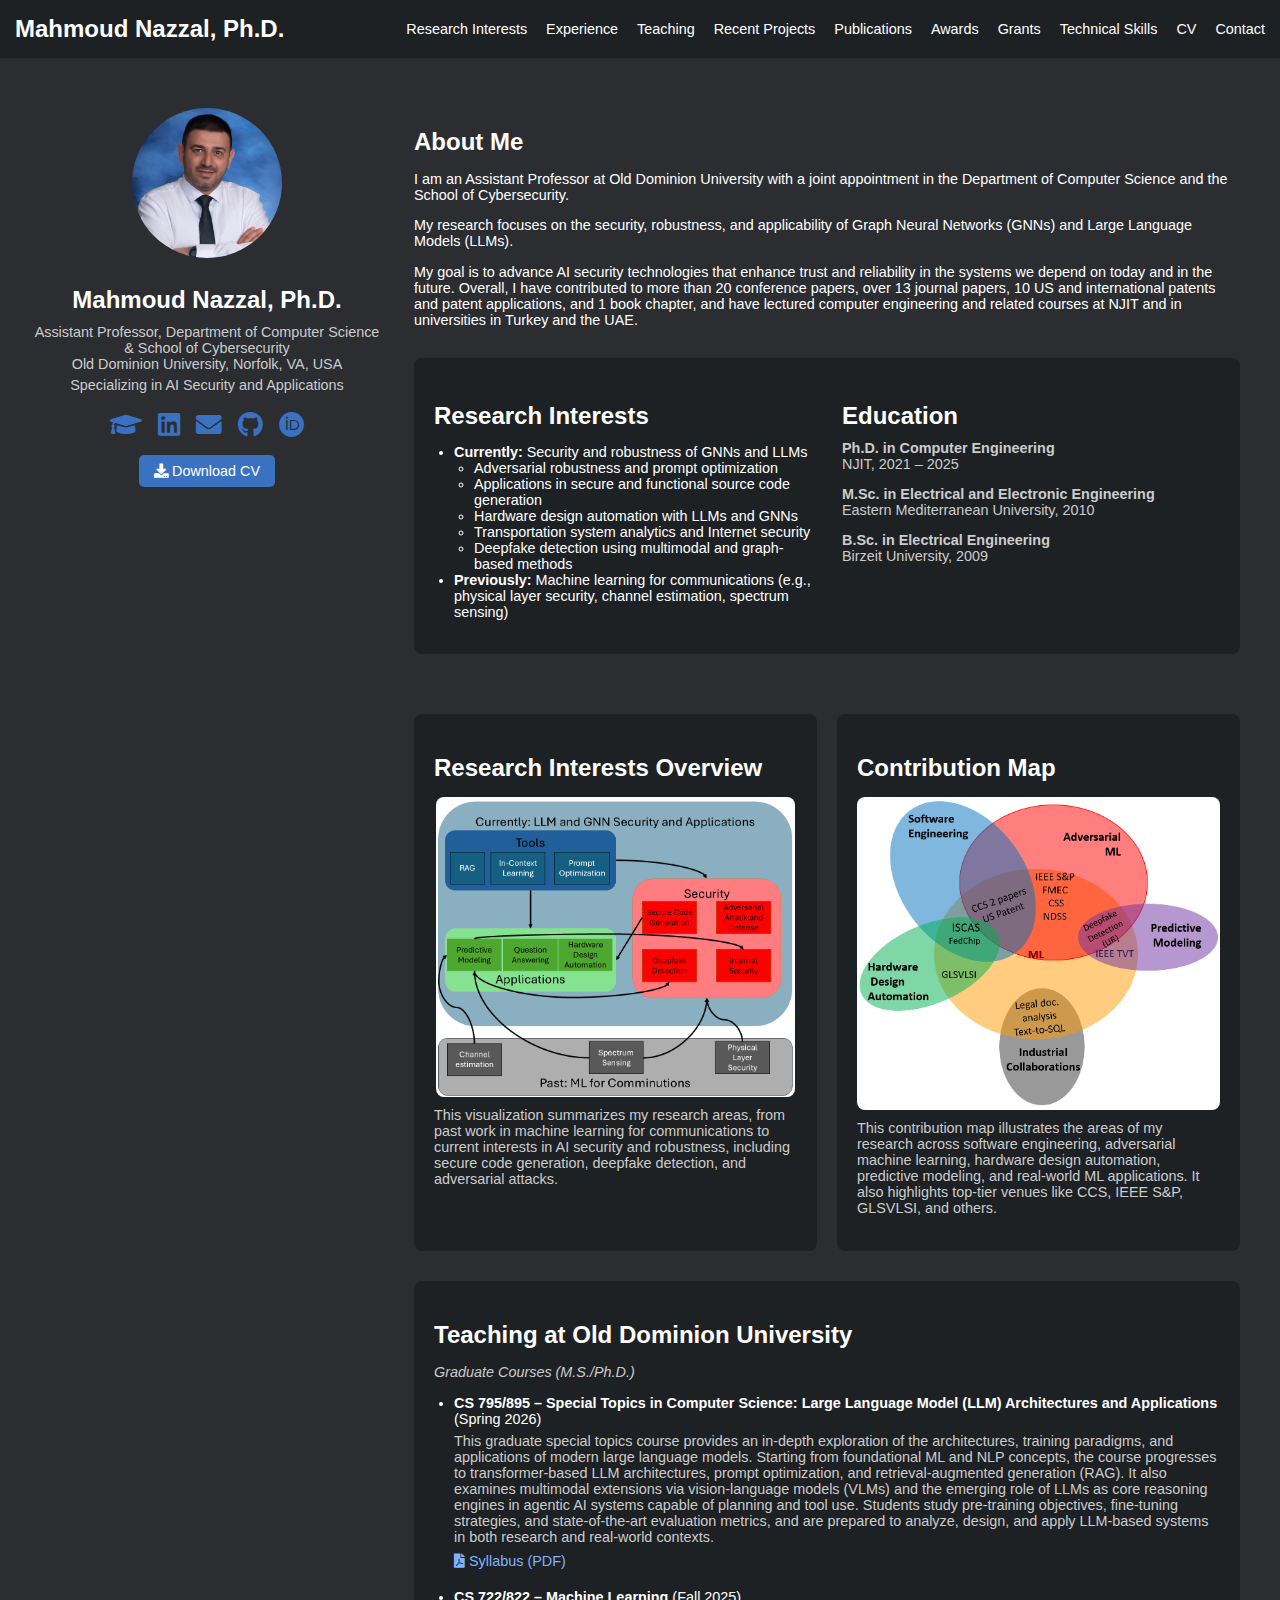
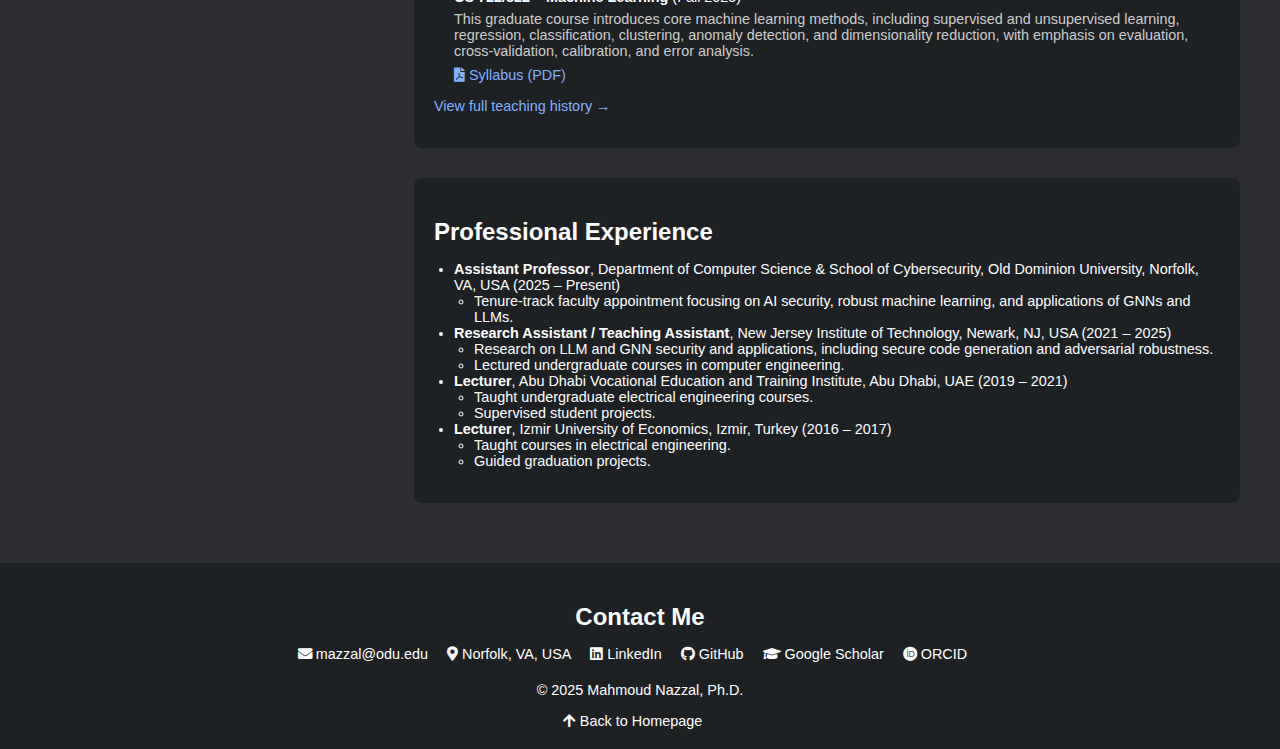
<file: index.html>
<!DOCTYPE html>
<html lang="en">
<head>
    <meta charset="UTF-8">
    <meta name="viewport" content="width=device-width, initial-scale=1.0">
    <meta name="description" content="Mahmoud Nazzal, Ph.D. - CV and Portfolio">
    <title>Mahmoud Nazzal, Ph.D. | AI Security & Applications</title>
    <link rel="stylesheet" href="https://cdnjs.cloudflare.com/ajax/libs/font-awesome/5.15.4/css/all.min.css">
    <style>
        body {
            font-family: Arial, sans-serif;
            background-color: #2b2d31;
            color: #ffffff;
            margin: 0;
            padding: 0;
            font-size: 0.9rem;
        }
        header {
            background: #1e2124;
            padding: 15px;
            display: flex;
            justify-content: space-between;
            align-items: center;
        }
        header h1 {
            margin: 0;
            font-size: 1.5rem;
        }
        nav a {
            color: #ffffff;
            margin-left: 15px;
            text-decoration: none;
            font-size: 0.9rem;
        }

        /* ===== LAYOUT TUNING (ONLY CHANGE) ===== */
        .container {
            max-width: 1200px;   /* was 1100px */
            margin: 30px auto;
            padding: 20px;
            display: flex;
            gap: 30px;
        }
        .profile {
            flex: 0.9;           /* was 1 */
            text-align: center;
            margin-left: -10px;  /* subtle left shift */
        }
        .content {
            flex: 2.1;           /* was 2 */
        }
        /* ===================================== */

        .profile img {
            width: 150px;
            height: 150px;
            border-radius: 50%;
            object-fit: cover;
            margin-bottom: 15px;
        }
        .profile h2 {
            margin: 10px 0;
            font-size: 1.5rem;
        }
        .profile p {
            margin: 5px 0;
            color: #cccccc;
        }
        h2 {
            font-size: 1.5rem;
            margin-bottom: 15px;
        }
        .download-cv {
            display: inline-block;
            margin-top: 15px;
            padding: 8px 15px;
            background: #3a71c1;
            color: #ffffff;
            text-decoration: none;
            border-radius: 5px;
            font-size: 0.9rem;
        }

        /* SOCIAL ICONS FIX */
        .social-icons {
            margin-top: 18px;
            display: flex;
            justify-content: center;
            align-items: center;
            gap: 16px;
        }
        .social-icons a {
            color: #3a71c1;
            font-size: 1.6rem;
            text-decoration: none;
        }

        .two-column {
            display: flex;
            gap: 30px;
            margin-top: 30px;
        }
        .column {
            flex: 1;
        }
        .column h3 {
            font-size: 1.5rem;
            margin-bottom: 10px;
        }
        ul {
            padding-left: 20px;
        }

        .visualization {
            background: #1e2124;
            padding: 20px;
            border-radius: 8px;
            margin-top: 30px;
        }

        .visualization img {
            width: 100%;
            border-radius: 8px;
            object-fit: cover;
        }
        .visualization p {
            margin-top: 10px;
            color: #cccccc;
        }

        /* NEW: SIDE-BY-SIDE SECTIONS */
        .visualization-row {
            display: flex;
            gap: 20px;
            margin-top: 30px;
        }
        .visualization-half {
            flex: 1;
        }

        footer {
            background-color: #1e2124;
            padding: 20px;
            text-align: center;
            color: #ffffff;
            margin-top: 40px;
        }

        /* FIX APPLIED HERE — all links white */
        footer a {
            color: #ffffff;
            text-decoration: none;
            margin-right: 15px;
        }

        .back-link {
            display: block;
            margin-top: 15px;
        }

        @media (max-width: 768px) {
            .container {
                flex-direction: column;
                align-items: center;
            }
            .visualization-row {
                flex-direction: column;
            }
            .two-column {
                flex-direction: column;
            }
            .profile {
                margin-left: 0; /* reset shift on mobile */
            }
        }
    </style>
</head>

<body>
    <header>
        <h1>Mahmoud Nazzal, Ph.D.</h1>
        <nav>
            <a href="#research-interests">Research Interests</a>
            <a href="#experience">Experience</a>
            <a href="teaching.html">Teaching</a>
            <a href="recent_projects.html">Recent Projects</a>
            <a href="publications.html">Publications</a>
            <a href="awards.html">Awards</a>
            <a href="grants.html">Grants</a>
            <a href="technical_skills.html">Technical Skills</a>
            <a href="M_Nazzal_CV_Aug_2025.pdf" target="_blank">CV</a>
            <a href="#contact">Contact</a>
        </nav>
    </header>

    <div class="container" id="home">
        <div class="profile">
            <img src="mahmoud_nazzal_photo.jpg" alt="Mahmoud Nazzal, Ph.D.">
            <h2>Mahmoud Nazzal, Ph.D.</h2>
            <p>Assistant Professor, Department of Computer Science &amp; School of Cybersecurity<br>
               Old Dominion University, Norfolk, VA, USA</p>
            <p>Specializing in AI Security and Applications</p>

            <div class="social-icons">
                <a href="https://scholar.google.com/citations?user=ygjUJnYAAAAJ&hl=en&oi=ao" target="_blank"><i class="fas fa-graduation-cap"></i></a>
                <a href="https://www.linkedin.com/in/mahmoud-nazzal/" target="_blank"><i class="fab fa-linkedin"></i></a>
                <a href="mailto:mazzal@odu.edu"><i class="fas fa-envelope"></i></a>
                <a href="https://github.com/mahmoudkanazzal" target="_blank"><i class="fab fa-github"></i></a>
                <a href="https://orcid.org/0000-0003-3375-0310" target="_blank"><i class="fab fa-orcid"></i></a>
            </div>

            <a href="M_Nazzal_CV_Aug_2025.pdf" class="download-cv" target="_blank">
                <i class="fas fa-download"></i> Download CV
            </a>
        </div>

        <div class="content">
            <section id="about">
                <h2>About Me</h2>
                <p>I am an Assistant Professor at Old Dominion University with a joint appointment in the Department of Computer Science and the School of Cybersecurity.</p>
                <p>My research focuses on the security, robustness, and applicability of Graph Neural Networks (GNNs) and Large Language Models (LLMs).</p>
                <p>My goal is to advance AI security technologies that enhance trust and reliability in the systems we depend on today and in the future. Overall, I have contributed to more than 20 conference papers, over 13 journal papers, 10 US and international patents and patent applications, and 1 book chapter, and have lectured computer engineering and related courses at NJIT and in universities in Turkey and the UAE.</p>
            </section>

            <!-- Research Interests + Education (boxed) -->
            <section class="visualization" id="research-interests">
                <div class="two-column" style="margin-top:0;">
                    <div class="column">
                        <h3>Research Interests</h3>
                        <ul>
                            <li><strong>Currently:</strong> Security and robustness of GNNs and LLMs
                                <ul>
                                    <li>Adversarial robustness and prompt optimization</li>
                                    <li>Applications in secure and functional source code generation</li>
                                    <li>Hardware design automation with LLMs and GNNs</li>
                                    <li>Transportation system analytics and Internet security</li>
                                    <li>Deepfake detection using multimodal and graph-based methods</li>
                                </ul>
                            </li>
                            <li><strong>Previously:</strong> Machine learning for communications (e.g., physical layer security, channel estimation, spectrum sensing)</li>
                        </ul>
                    </div>

                    <div class="column">
                        <h3>Education</h3>
                        <p><strong>Ph.D. in Computer Engineering</strong><br>
                        NJIT, 2021 – 2025</p>
                        <p><strong>M.Sc. in Electrical and Electronic Engineering</strong><br>
                        Eastern Mediterranean University, 2010</p>
                        <p><strong>B.Sc. in Electrical Engineering</strong><br>
                        Birzeit University, 2009</p>
                    </div>
                </div>
            </section>

            <!-- NEW SIDE-BY-SIDE BLOCK -->
            <div class="visualization-row">
                <section id="visualization" class="visualization visualization-half">
                    <h2>Research Interests Overview</h2>
                    <img src="figs/ResearchMap.png" alt="Research Interests Visualization" style="width: 99%; max-width: 800px; display: block; margin: 0 auto;">
                    <p>This visualization summarizes my research areas, from past work in machine learning for communications to current interests in AI security and robustness, including secure code generation, deepfake detection, and adversarial attacks.</p>
                </section>

                <section id="contributions" class="visualization visualization-half">
                    <h2>Contribution Map</h2>
                    <img src="areaWiseContributions.png" alt="Research Area Contributions" style="width: 100%; max-width: 900px; display: block; margin: 0 auto; border-radius: 8px;">
                    <p>This contribution map illustrates the areas of my research across software engineering, adversarial machine learning, hardware design automation, predictive modeling, and real-world ML applications. It also highlights top-tier venues like CCS, IEEE S&amp;P, GLSVLSI, and others.</p>
                </section>
            </div>

            <!-- Teaching (boxed) -->
            <section class="visualization">
                <h2>Teaching at Old Dominion University</h2>

                <p style="font-style: italic; color: #cccccc;">
                    Graduate Courses (M.S./Ph.D.)
                </p>

                <ul style="margin-top:15px;">
                    <li style="margin-bottom:20px;">
                        <strong>
                            CS 795/895 – Special Topics in Computer Science: Large Language Model (LLM) Architectures and Applications
                        </strong>
                        (Spring 2026)
                        <p style="margin:6px 0 8px 0; color:#cccccc;">
                            This graduate special topics course provides an in-depth exploration of the architectures, training paradigms, and applications of modern large language models. Starting from foundational ML and NLP concepts, the course progresses to transformer-based LLM architectures, prompt optimization, and retrieval-augmented generation (RAG). It also examines multimodal extensions via vision-language models (VLMs) and the emerging role of LLMs as core reasoning engines in agentic AI systems capable of planning and tool use. Students study pre-training objectives, fine-tuning strategies, and state-of-the-art evaluation metrics, and are prepared to analyze, design, and apply LLM-based systems in both research and real-world contexts.
                        </p>
                        <a href="CS795_895_LLM_Architectures_Applications_Syllabus_Spring2026.pdf" target="_blank" style="color:#7fb3ff; text-decoration:none;">
                            <i class="fas fa-file-pdf"></i> Syllabus (PDF)
                        </a>
                    </li>

                    <li>
                        <strong>
                            CS 722/822 – Machine Learning
                        </strong>
                        (Fall 2025)
                        <p style="margin:6px 0 8px 0; color:#cccccc;">
                            This graduate course introduces core machine learning methods, including supervised and unsupervised learning,
                            regression, classification, clustering, anomaly detection, and dimensionality reduction, with emphasis on
                            evaluation, cross-validation, calibration, and error analysis.
                        </p>
                        <a href="CS722_822_Machine_Learning_Syllabus_Fall2025.pdf" target="_blank" style="color:#7fb3ff; text-decoration:none;">
                            <i class="fas fa-file-pdf"></i> Syllabus (PDF)
                        </a>
                    </li>
                </ul>

                <p style="margin-top:15px;">
                    <a href="teaching.html" style="color:#7fb3ff; text-decoration:none;">View full teaching history →</a>
                </p>
            </section>

            <!-- Professional Experience (boxed) -->
            <section id="experience" class="visualization">
                <h2>Professional Experience</h2>
                <ul>
                    <li>
                        <strong>Assistant Professor</strong>, Department of Computer Science &amp; School of Cybersecurity, Old Dominion University, Norfolk, VA, USA (2025 – Present)
                        <ul>
                            <li>Tenure-track faculty appointment focusing on AI security, robust machine learning, and applications of GNNs and LLMs.</li>
                        </ul>
                    </li>
                    <li>
                        <strong>Research Assistant / Teaching Assistant</strong>, New Jersey Institute of Technology, Newark, NJ, USA (2021 – 2025)
                        <ul>
                            <li>Research on LLM and GNN security and applications, including secure code generation and adversarial robustness.</li>
                            <li>Lectured undergraduate courses in computer engineering.</li>
                        </ul>
                    </li>
                    <li>
                        <strong>Lecturer</strong>, Abu Dhabi Vocational Education and Training Institute, Abu Dhabi, UAE (2019 – 2021)
                        <ul>
                            <li>Taught undergraduate electrical engineering courses.</li>
                            <li>Supervised student projects.</li>
                        </ul>
                    </li>
                    <li>
                        <strong>Lecturer</strong>, Izmir University of Economics, Izmir, Turkey (2016 – 2017)
                        <ul>
                            <li>Taught courses in electrical engineering.</li>
                            <li>Guided graduation projects.</li>
                        </ul>
                    </li>
                </ul>
            </section>
        </div>
    </div>

    <footer id="contact">
        <h2>Contact Me</h2>
        <div style="margin: 10px 0;">
            <a href="mailto:mazzal@odu.edu"><i class="fas fa-envelope"></i> mazzal@odu.edu</a>
            <span style="margin-right: 15px;"><i class="fas fa-map-marker-alt"></i> Norfolk, VA, USA</span>
            <a href="https://www.linkedin.com/in/mahmoud-nazzal" target="_blank"><i class="fab fa-linkedin"></i> LinkedIn</a>
            <a href="https://github.com/mahmoudkanazzal" target="_blank"><i class="fab fa-github"></i> GitHub</a>
            <a href="https://scholar.google.com/citations?user=ygjUJnYAAAAJ&hl=en&oi=ao" target="_blank"><i class="fas fa-graduation-cap"></i> Google Scholar</a>
            <a href="https://orcid.org/0000-0003-3375-0310" target="_blank"><i class="fab fa-orcid"></i> ORCID</a>
        </div>
        <p style="font-size: 0.9rem; margin-top: 20px;">© 2025 Mahmoud Nazzal, Ph.D.</p>
        <a href="#home" class="back-link"><i class="fas fa-arrow-up"></i> Back to Homepage</a>
    </footer>

</body>
</html>
</file>
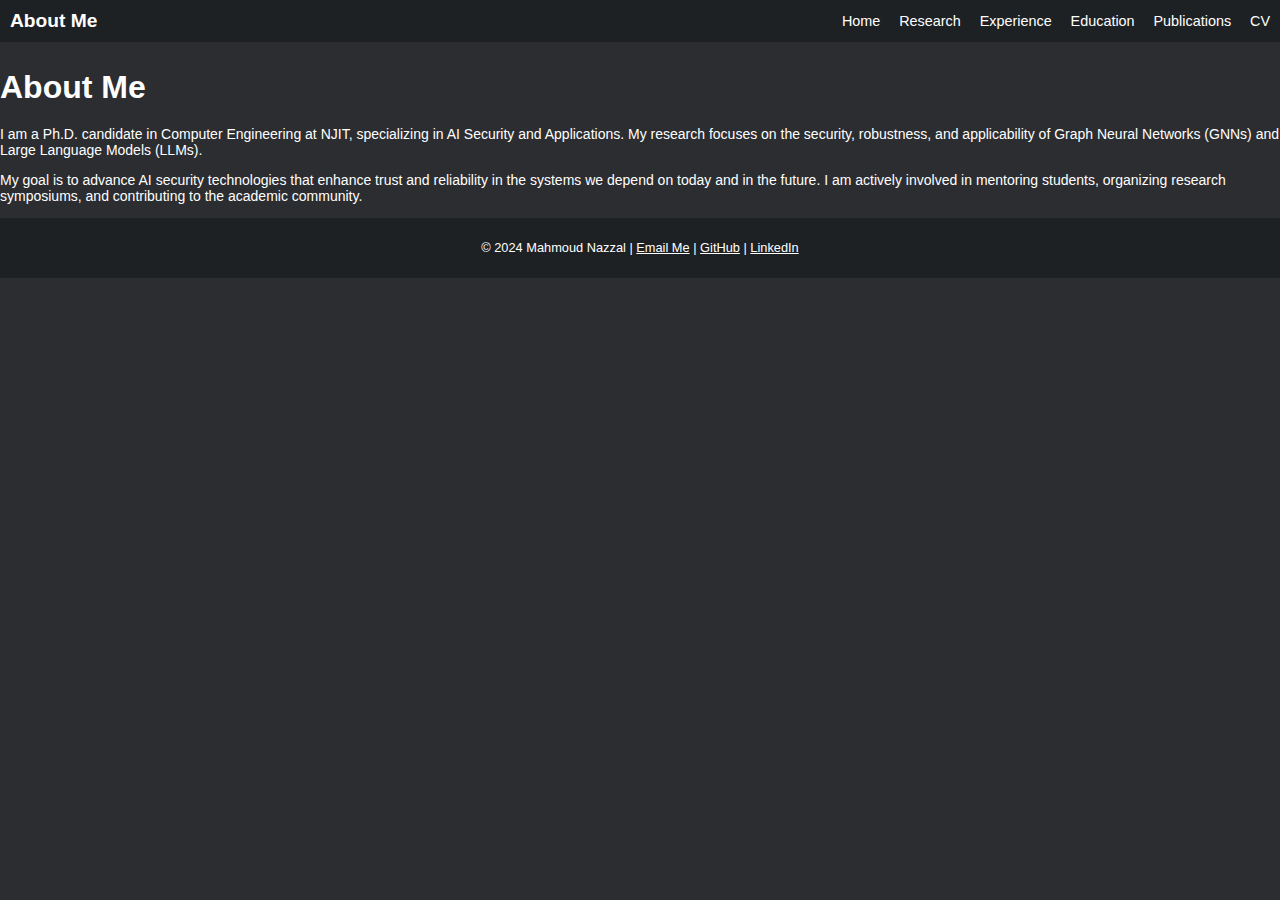
<file: about.html>
<!DOCTYPE html>
<html lang="en">
<head>
    <meta charset="UTF-8">
    <meta name="viewport" content="width=device-width, initial-scale=1.0">
    <title>About Me - Mahmoud Nazzal</title>
    <link rel="stylesheet" href="styles.css">
</head>
<body>
    <header>
        <h1>About Me</h1>
        <nav>
            <a href="index.html">Home</a>
            <a href="research.html">Research</a>
            <a href="experience.html">Experience</a>
            <a href="education.html">Education</a>
            <a href="publications.html">Publications</a>
            <a href="M_Nazzal_CV_Oct_2024_public.pdf" target="_blank">CV</a>
        </nav>
    </header>

    <div class="content">
        <section id="about">
            <h2>About Me</h2>
            <p>I am a Ph.D. candidate in Computer Engineering at NJIT, specializing in AI Security and Applications. My research focuses on the security, robustness, and applicability of Graph Neural Networks (GNNs) and Large Language Models (LLMs).</p>
            <p>My goal is to advance AI security technologies that enhance trust and reliability in the systems we depend on today and in the future. I am actively involved in mentoring students, organizing research symposiums, and contributing to the academic community.</p>
        </section>
    </div>

    <footer>
        <p>© 2024 Mahmoud Nazzal | <a href="mailto:nm69@njit.edu" style="color:white">Email Me</a> | <a href="https://github.com/mahmoudkanazzal" style="color:white">GitHub</a> | <a href="https://www.linkedin.com/in/mahmoud-nazzal" style="color:white">LinkedIn</a></p>
    </footer>
</body>
</html>
</file>
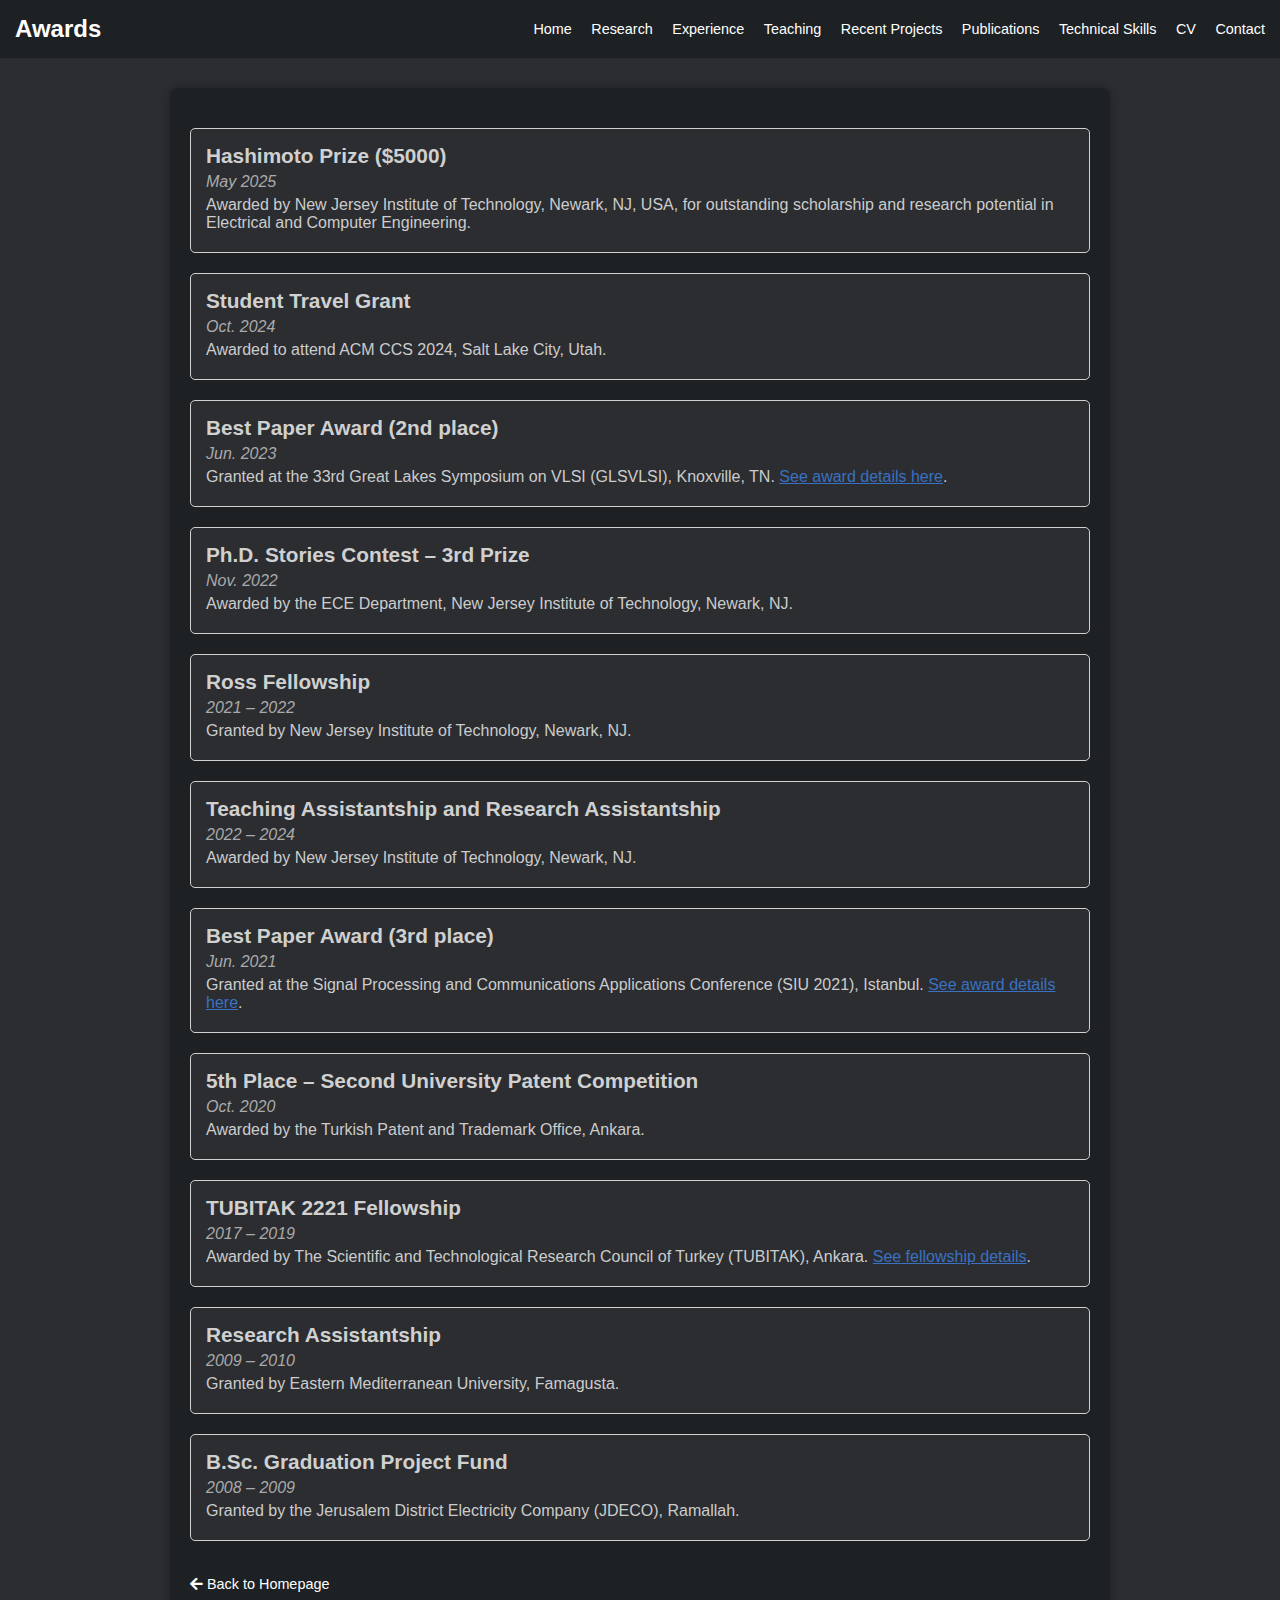
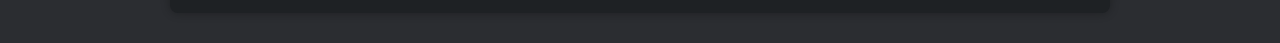
<file: awards.html>
<!DOCTYPE html>
<html lang="en">
<head>
    <meta charset="UTF-8">
    <meta name="viewport" content="width=device-width, initial-scale=1.0">
    <meta name="description" content="Mahmoud Nazzal - Awards and Honors">
    <title>Mahmoud Nazzal | Awards and Honors</title>
    <link rel="stylesheet" href="https://cdnjs.cloudflare.com/ajax/libs/font-awesome/5.15.4/css/all.min.css">
    <style>
        body {
            font-family: Arial, sans-serif;
            background-color: #2b2d31;
            color: #ffffff;
            margin: 0;
            padding: 0;
        }
        header {
            background: #1e2124;
            padding: 15px;
            display: flex;
            justify-content: space-between;
            align-items: center;
        }
        header h1 {
            margin: 0;
            font-size: 1.5rem;
            color: #ffffff;
        }
        nav a {
            color: #ffffff;
            margin-left: 15px;
            text-decoration: none;
            font-size: 0.9rem;
        }
        .container {
            max-width: 900px;
            margin: 30px auto;
            background: #1e2124;
            padding: 20px;
            border-radius: 8px;
            box-shadow: 0px 0px 10px rgba(0, 0, 0, 0.3);
        }
        h1 {
            font-size: 2rem;
            color: #ffffff;
            text-align: center;
            margin-bottom: 20px;
        }
        .awards-list {
            margin: 20px 0;
        }
        .award-item {
            margin-bottom: 20px;
            background: #2b2d31;
            padding: 15px;
            border-radius: 5px;
            border: 1px solid #d0d0d0;
        }
        .award-item h2 {
            font-size: 1.3rem;
            margin: 0;
            color: #d0d0d0;
        }
        .award-item p {
            margin: 5px 0;
            color: #cccccc;
        }
        .award-item .term {
            font-style: italic;
            color: #aaaaaa;
        }
        a.back-link {
            display: inline-block;
            margin-top: 15px;
            color: #ffffff;
            text-decoration: none;
            font-size: 0.9rem;
        }
        a.back-link:hover {
            text-decoration: underline;
        }
    </style>
</head>
<body>
    <header>
        <h1>Awards</h1>
        <nav>
            <a href="index.html">Home</a>
            <a href="research.html">Research</a>
            <a href="experience.html">Experience</a>
            <a href="teaching.html">Teaching</a>
            <a href="recent_projects.html">Recent Projects</a>
            <a href="publications.html">Publications</a>
            <a href="technical_skills.html">Technical Skills</a>
            <a href="M_Nazzal_CV_Oct_2024_public.pdf" target="_blank">CV</a>
            <a href="#contact">Contact</a>
        </nav>
    </header>

    <div class="container">
        <div class="awards-list">

            <div class="award-item">
                <h2>Hashimoto Prize ($5000)</h2>
                <p class="term">May 2025</p>
                <p>Awarded by New Jersey Institute of Technology, Newark, NJ, USA, for outstanding scholarship and research potential in Electrical and Computer Engineering.</p>
            </div>

            <div class="award-item">
                <h2>Student Travel Grant</h2>
                <p class="term">Oct. 2024</p>
                <p>Awarded to attend ACM CCS 2024, Salt Lake City, Utah.</p>
            </div>

            <div class="award-item">
                <h2>Best Paper Award (2nd place)</h2>
                <p class="term">Jun. 2023</p>
                <p>Granted at the 33rd Great Lakes Symposium on VLSI (GLSVLSI), Knoxville, TN. <a href="https://www.acm.org/conferences/best-paper-awards" target="_blank" style="color: #3a71c1;">See award details here</a>.</p>
            </div>

            <div class="award-item">
                <h2>Ph.D. Stories Contest – 3rd Prize</h2>
                <p class="term">Nov. 2022</p>
                <p>Awarded by the ECE Department, New Jersey Institute of Technology, Newark, NJ.</p>
            </div>

            <div class="award-item">
                <h2>Ross Fellowship</h2>
                <p class="term">2021 – 2022</p>
                <p>Granted by New Jersey Institute of Technology, Newark, NJ.</p>
            </div>

            <div class="award-item">
                <h2>Teaching Assistantship and Research Assistantship</h2>
                <p class="term">2022 – 2024</p>
                <p>Awarded by New Jersey Institute of Technology, Newark, NJ.</p>
            </div>

            <div class="award-item">
                <h2>Best Paper Award (3rd place)</h2>
                <p class="term">Jun. 2021</p>
                <p>Granted at the Signal Processing and Communications Applications Conference (SIU 2021), Istanbul. <a href="https://siu2021.bau.edu.tr/tr/SIU-2021-ODULLERI.html" target="_blank" style="color: #3a71c1;">See award details here</a>.</p>
            </div>

            <div class="award-item">
                <h2>5th Place – Second University Patent Competition</h2>
                <p class="term">Oct. 2020</p>
                <p>Awarded by the Turkish Patent and Trademark Office, Ankara.</p>
            </div>

            <div class="award-item">
                <h2>TUBITAK 2221 Fellowship</h2>
                <p class="term">2017 – 2019</p>
                <p>Awarded by The Scientific and Technological Research Council of Turkey (TUBITAK), Ankara. <a href="https://www.tubitak.gov.tr/en/funds/academy/international-researchers-fellowship-programmes/content-2221-fellowships-for-visiting-scientists-and-scientists-on-sabbatical-leave" target="_blank" style="color: #3a71c1;">See fellowship details</a>.</p>
            </div>

            <div class="award-item">
                <h2>Research Assistantship</h2>
                <p class="term">2009 – 2010</p>
                <p>Granted by Eastern Mediterranean University, Famagusta.</p>
            </div>

            <div class="award-item">
                <h2>B.Sc. Graduation Project Fund</h2>
                <p class="term">2008 – 2009</p>
                <p>Granted by the Jerusalem District Electricity Company (JDECO), Ramallah.</p>
            </div>

        </div>
        <a href="index.html" class="back-link"><i class="fas fa-arrow-left"></i> Back to Homepage</a>
    </div>
</body>
</html>
</file>
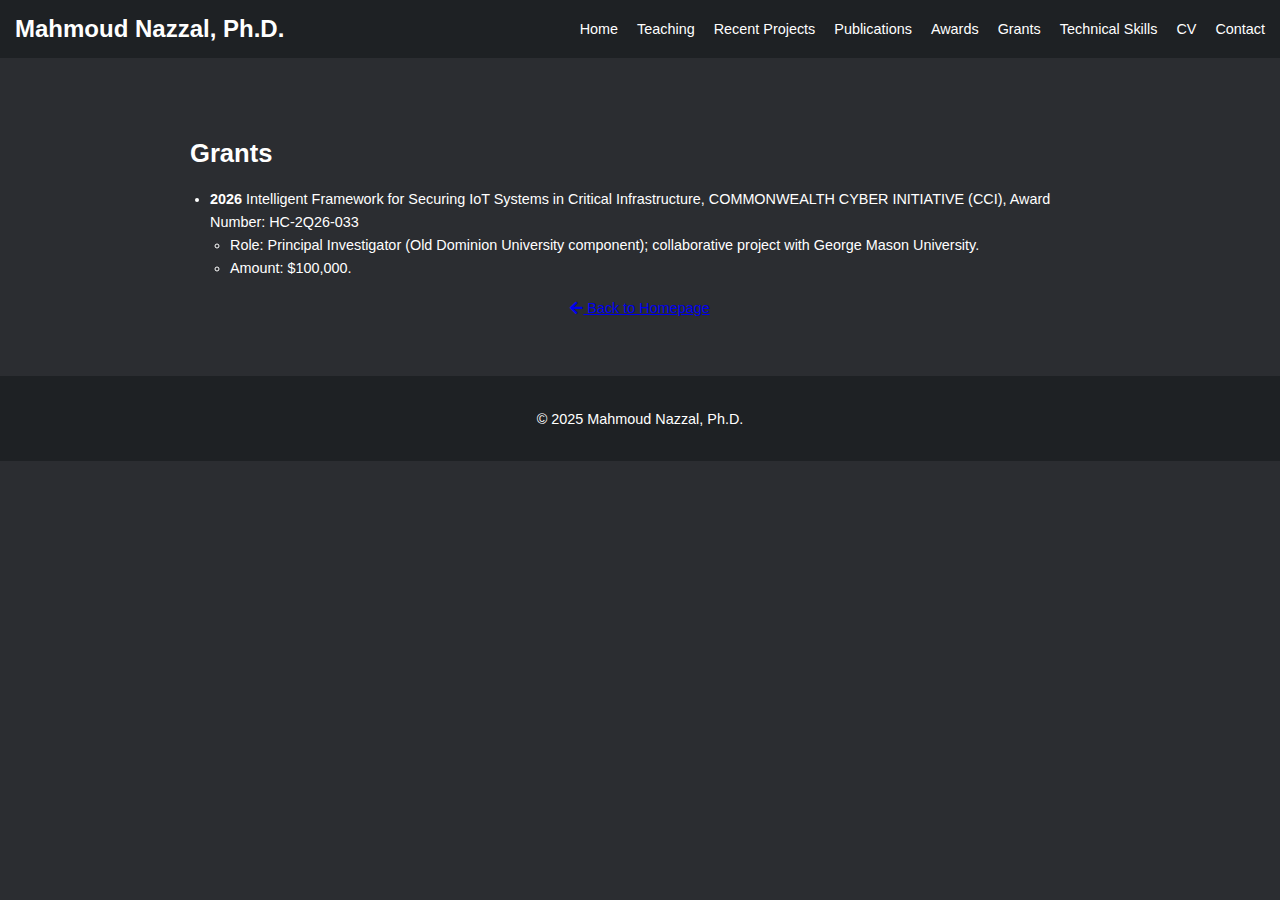
<file: grants.html>
<!DOCTYPE html>
<html lang="en">
<head>
    <meta charset="UTF-8">
    <meta name="viewport" content="width=device-width, initial-scale=1.0">
    <meta name="description" content="Research Grants - Mahmoud Nazzal">
    <title>Grants | Mahmoud Nazzal, Ph.D.</title>
    <link rel="stylesheet" href="https://cdnjs.cloudflare.com/ajax/libs/font-awesome/5.15.4/css/all.min.css">

    <style>
        body {
            font-family: Arial, sans-serif;
            background-color: #2b2d31;
            color: #ffffff;
            margin: 0;
            padding: 0;
            font-size: 0.9rem;
        }
        header {
            background: #1e2124;
            padding: 15px;
            display: flex;
            justify-content: space-between;
            align-items: center;
        }
        header h1 {
            margin: 0;
            font-size: 1.5rem;
        }
        nav a {
            color: #ffffff;
            margin-left: 15px;
            text-decoration: none;
            font-size: 0.9rem;
        }
        .container {
            max-width: 900px;
            margin: 40px auto;
            padding: 20px;
        }
        h2 {
            margin-bottom: 20px;
            font-size: 1.6rem;
            color: #ffffff;
        }
        ul {
            padding-left: 20px;
            line-height: 1.6;
        }
        footer {
            background-color: #1e2124;
            padding: 20px;
            text-align: center;
            margin-top: 40px;
            color: #ffffff;
        }
        footer a {
            color: #3a71c1;
            text-decoration: none;
            margin-right: 15px;
        }
        .back-link {
            display: block;
            margin-top: 20px;
            text-align: center;
        }
    </style>
</head>

<body>

<header>
    <h1>Mahmoud Nazzal, Ph.D.</h1>
    <nav>
        <a href="index.html">Home</a>
        <a href="teaching.html">Teaching</a>
        <a href="recent_projects.html">Recent Projects</a>
        <a href="publications.html">Publications</a>
        <a href="awards.html">Awards</a>
        <a href="grants.html">Grants</a>
        <a href="technical_skills.html">Technical Skills</a>
        <a href="M_Nazzal_CV_Aug_2025.pdf" target="_blank">CV</a>
        <a href="index.html#contact">Contact</a>
    </nav>
</header>

<div class="container">
    <h2>Grants</h2>

    <ul>
        <li>
            <strong>2026</strong> Intelligent Framework for Securing IoT Systems in Critical Infrastructure, COMMONWEALTH CYBER INITIATIVE (CCI), Award Number: HC-2Q26-033
            <ul>
                <li>Role: Principal Investigator (Old Dominion University component); collaborative project with George Mason University.</li>
                <li>Amount: $100,000.</li>
            </ul>
        </li>
    </ul>

    <a href="index.html" class="back-link"><i class="fas fa-arrow-left"></i> Back to Homepage</a>
</div>

<footer>
    <p>© 2025 Mahmoud Nazzal, Ph.D.</p>
</footer>

</body>
</html>
</file>
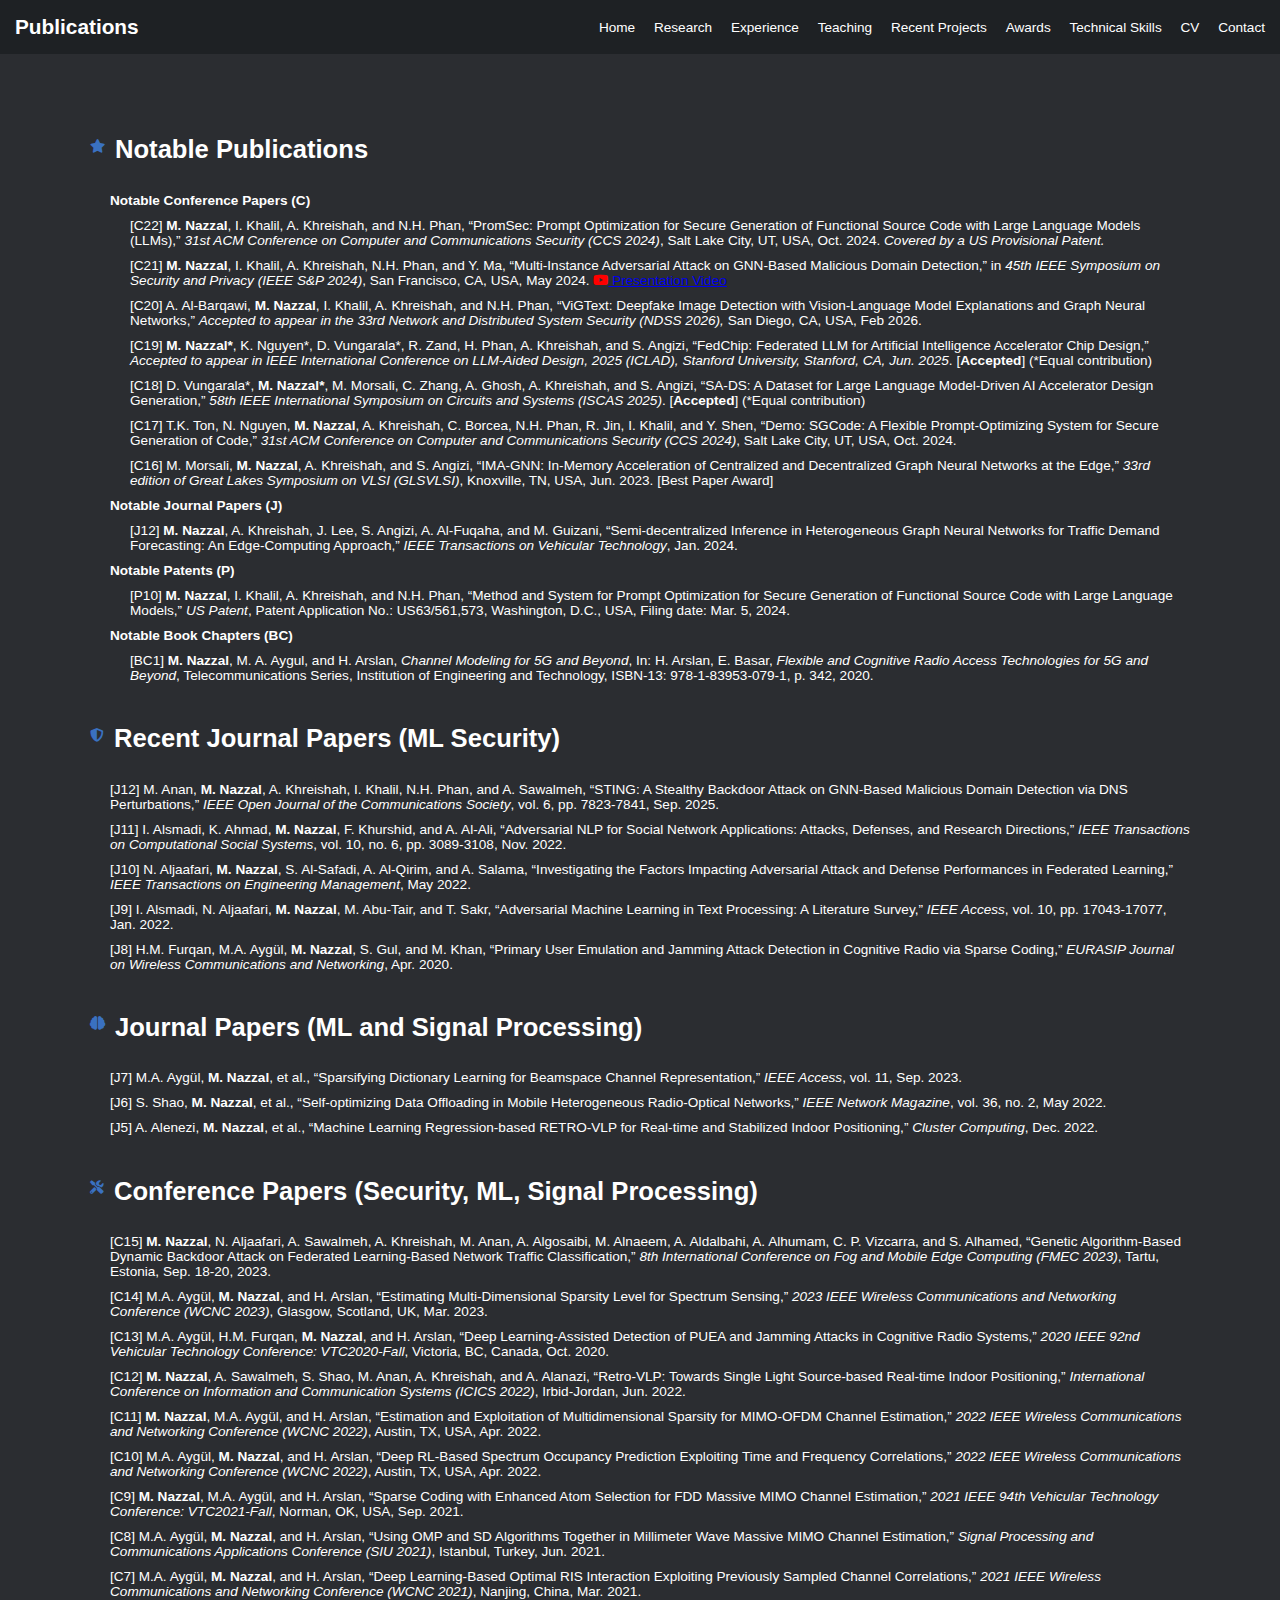
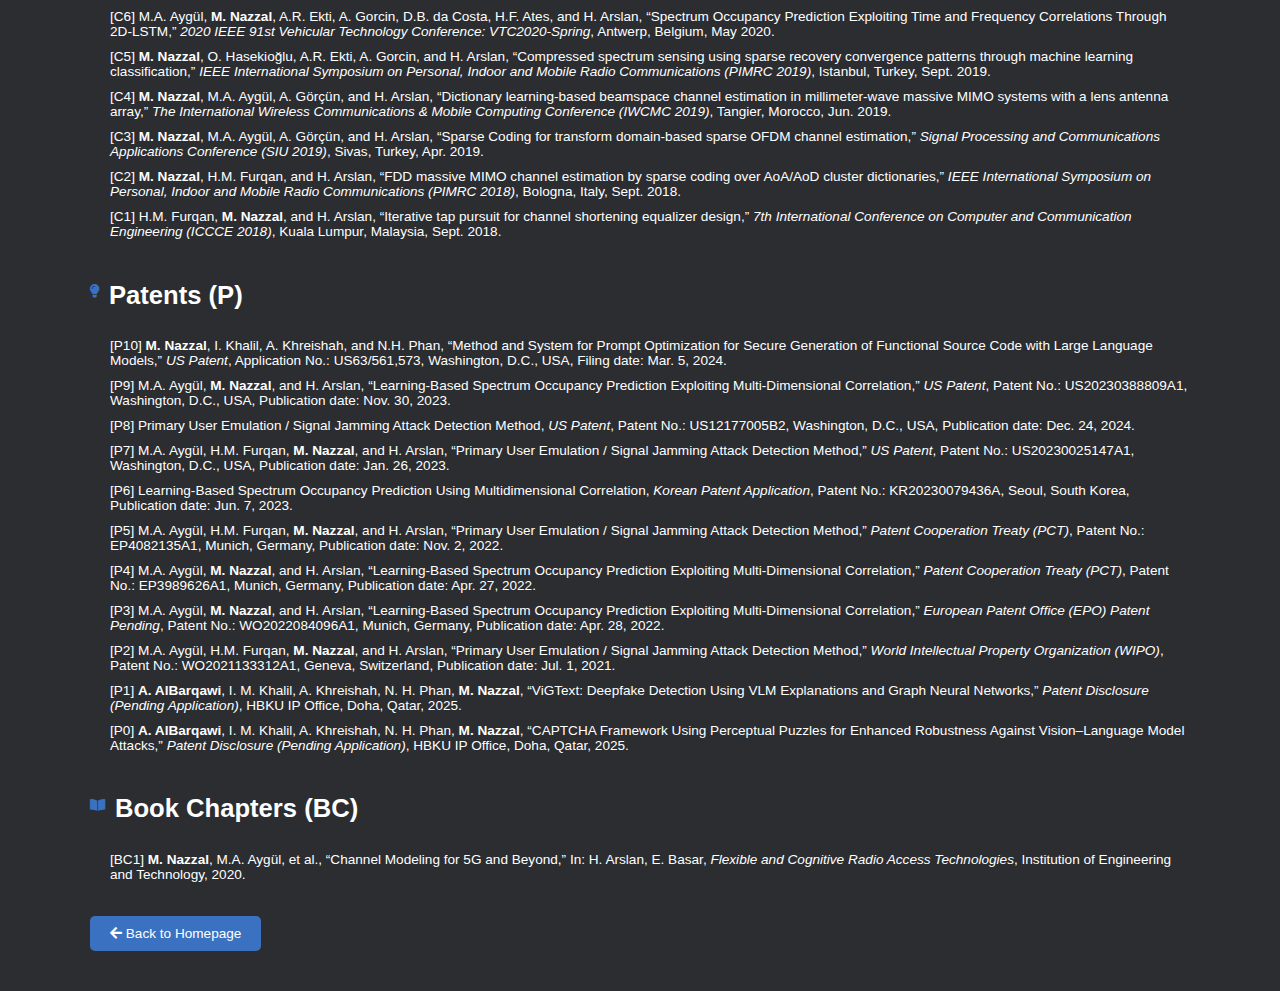
<file: publications.html>
<!DOCTYPE html>
<html lang="en">
<head>
    <meta charset="UTF-8">
    <meta name="viewport" content="width=device-width, initial-scale=1.0">
    <meta name="description" content="Mahmoud Nazzal - Publications and Patents">
    <title>Mahmoud Nazzal | Publications & Patents</title>
    <link rel="stylesheet" href="https://cdnjs.cloudflare.com/ajax/libs/font-awesome/5.15.4/css/all.min.css">
    <style>
        body {
            font-family: Arial, sans-serif;
            background-color: #2b2d31;
            color: #ffffff;
            margin: 0;
            padding: 0;
            font-size: 0.85rem;
        }
        header {
            background: #1e2124;
            padding: 15px;
            display: flex;
            justify-content: space-between;
            align-items: center;
        }
        header h1 {
            margin: 0;
            font-size: 1.3rem;
            color: #ffffff;
        }
        nav a {
            color: #ffffff;
            margin-left: 15px;
            text-decoration: none;
            font-size: 0.85rem;
        }
        .container {
            max-width: 1100px;
            margin: 20px auto;
            padding: 20px;
            background: #2b2d31;
        }
        h2 {
            font-size: 1.6rem;
            margin-bottom: 15px;
        }
        .section-title {
            display: flex;
            align-items: center;
            margin-top: 20px;
        }
        .section-title i {
            margin-right: 10px;
            color: #3a71c1;
        }
        ul {
            padding-left: 20px;
            list-style: none;
        }
        li {
            margin-bottom: 10px;
        }
        .back-link {
            display: inline-block;
            margin-top: 20px;
            padding: 10px 20px;
            background: #3a71c1;
            color: #ffffff;
            text-decoration: none;
            border-radius: 5px;
        }
    </style>
</head>
<body>
    <header>
        <h1>Publications</h1>
        <nav>
            <a href="index.html">Home</a>
<!--             <a href="about.html">About</a> -->
            <a href="research.html">Research</a>
            <a href="experience.html">Experience</a>
<!--             <a href="education.html">Education</a> -->
            <a href="teaching.html">Teaching</a>
            <a href="recent_projects.html">Recent Projects</a>
            <a href="awards.html">Awards</a>
            <a href="technical_skills.html">Technical Skills</a>
            <a href="M_Nazzal_CV_Oct_2024_public.pdf" target="_blank">CV</a>
            <a href="#contact">Contact</a>
        </nav>
    </header>

    <div class="container">
        <div class="section-title">
            <i class="fas fa-star"></i>
            <h2>Notable Publications</h2>
        </div>
        <ul>
            <li><strong>Notable Conference Papers (C)</strong></li>
            <ul>
                <li>[C22] <strong>M. Nazzal</strong>, I. Khalil, A. Khreishah, and N.H. Phan, “PromSec: Prompt Optimization for Secure Generation of Functional Source Code with Large Language Models (LLMs),” <em>31st ACM Conference on Computer and Communications Security (CCS 2024)</em>, Salt Lake City, UT, USA, Oct. 2024. <em>Covered by a US Provisional Patent.</em></li>
                <li>
                    [C21] <strong>M. Nazzal</strong>, I. Khalil, A. Khreishah, N.H. Phan, and Y. Ma, “Multi-Instance Adversarial Attack on GNN-Based Malicious Domain Detection,” in <em>45th IEEE Symposium on Security and Privacy (IEEE S&P 2024)</em>, San Francisco, CA, USA, May 2024. 
                    <a href="https://www.youtube.com/watch?v=ynXtvb8DCAI" target="_blank">
                        <i class="fab fa-youtube" style="color: red;"></i> Presentation Video
                    </a>
                </li> 
                <li>[C20] A. Al-Barqawi, <strong>M. Nazzal</strong>, I. Khalil, A. Khreishah, and N.H. Phan, “ViGText: Deepfake Image Detection with Vision-Language Model Explanations and Graph Neural Networks,” <em> Accepted to appear in the 33rd Network and Distributed System Security (NDSS 2026), </em> San Diego, CA, USA, Feb 2026. </li>
                <li>
                <li>[C19] <strong>M. Nazzal*</strong>, K. Nguyen*, D. Vungarala*, R. Zand, H. Phan, A. Khreishah, and S. Angizi, “FedChip: Federated LLM for Artificial
Intelligence Accelerator Chip Design,” <em>Accepted to appear in IEEE International Conference on LLM-Aided Design, 2025 (ICLAD), Stanford University, Stanford, CA, Jun. 2025</em>. [<strong>Accepted</strong>] (*Equal contribution)</li>
                <li>[C18] D. Vungarala*, <strong>M. Nazzal*</strong>, M. Morsali, C. Zhang, A. Ghosh, A. Khreishah, and S. Angizi, “SA-DS: A Dataset for Large Language Model-Driven AI Accelerator Design Generation,” <em>58th IEEE International Symposium on Circuits and Systems (ISCAS 2025)</em>. [<strong>Accepted</strong>] (*Equal contribution)</li>
                <li>[C17] T.K. Ton, N. Nguyen, <strong>M. Nazzal</strong>, A. Khreishah, C. Borcea, N.H. Phan, R. Jin, I. Khalil, and Y. Shen, “Demo: SGCode: A Flexible Prompt-Optimizing System for Secure Generation of Code,” <em>31st ACM Conference on Computer and Communications Security (CCS 2024)</em>, Salt Lake City, UT, USA, Oct. 2024.</li>
                <li>[C16] M. Morsali, <strong>M. Nazzal</strong>, A. Khreishah, and S. Angizi, “IMA-GNN: In-Memory Acceleration of Centralized and Decentralized Graph Neural Networks at the Edge,” <em>33rd edition of Great Lakes Symposium on VLSI (GLSVLSI)</em>, Knoxville, TN, USA, Jun. 2023. [Best Paper Award]</li>
            </ul>

            <li><strong>Notable Journal Papers (J)</strong></li>
            <ul>
                <li>[J12] <strong>M. Nazzal</strong>, A. Khreishah, J. Lee, S. Angizi, A. Al-Fuqaha, and M. Guizani, “Semi-decentralized Inference in Heterogeneous Graph Neural Networks for Traffic Demand Forecasting: An Edge-Computing Approach,” <em>IEEE Transactions on Vehicular Technology</em>, Jan. 2024.</li>
            </ul>

            <li><strong>Notable Patents (P)</strong></li>
            <ul>
                <li>[P10] <strong>M. Nazzal</strong>, I. Khalil, A. Khreishah, and N.H. Phan, “Method and System for Prompt Optimization for Secure Generation of Functional Source Code with Large Language Models,” <em>US Patent</em>, Patent Application No.: US63/561,573, Washington, D.C., USA, Filing date: Mar. 5, 2024.</li>
            </ul>

            <li><strong>Notable Book Chapters (BC)</strong></li>
            <ul>
                <li>[BC1] <strong>M. Nazzal</strong>, M. A. Aygul, and H. Arslan, <em>Channel Modeling for 5G and Beyond</em>, In: H. Arslan, E. Basar, <em>Flexible and Cognitive Radio Access Technologies for 5G and Beyond</em>, Telecommunications Series, Institution of Engineering and Technology, ISBN-13: 978-1-83953-079-1, p. 342, 2020.</li>
            </ul>
        </ul>

<!--         <div class="section-title">
            <i class="fas fa-newspaper"></i>
            <h2>Journal Papers (J)</h2>
        </div>
        <ul>
            <li>[J12] <strong>M. Nazzal</strong>, A. Khreishah, J. Lee, S. Angizi, A. Al-Fuqaha, and M. Guizani, “Semi-decentralized Inference in Heterogeneous Graph Neural Networks for Traffic Demand Forecasting: An Edge-Computing Approach,” <em>IEEE Transactions on Vehicular Technology</em>, Jan. 2024.</li>
        </ul> -->

        <div class="section-title">
            <i class="fas fa-shield-alt"></i>
            <h2>Recent Journal Papers (ML Security)</h2>
        </div>
        <ul>
            <li>[J12] M. Anan, <strong>M. Nazzal</strong>, A. Khreishah, I. Khalil, N.H. Phan, and A. Sawalmeh, “STING: A Stealthy Backdoor Attack on GNN-Based Malicious Domain Detection via DNS Perturbations,” <em>IEEE Open Journal of the Communications Society</em>, vol. 6, pp. 7823-7841, Sep. 2025.</li>
            <li>[J11] I. Alsmadi, K. Ahmad, <strong>M. Nazzal</strong>, F. Khurshid, and A. Al-Ali, “Adversarial NLP for Social Network Applications: Attacks, Defenses, and Research Directions,” <em>IEEE Transactions on Computational Social Systems</em>, vol. 10, no. 6, pp. 3089-3108, Nov. 2022.</li>
            <li>[J10] N. Aljaafari, <strong>M. Nazzal</strong>, S. Al-Safadi, A. Al-Qirim, and A. Salama, “Investigating the Factors Impacting Adversarial Attack and Defense Performances in Federated Learning,” <em>IEEE Transactions on Engineering Management</em>, May 2022.</li>
            <li>[J9] I. Alsmadi, N. Aljaafari, <strong>M. Nazzal</strong>, M. Abu-Tair, and T. Sakr, “Adversarial Machine Learning in Text Processing: A Literature Survey,” <em>IEEE Access</em>, vol. 10, pp. 17043-17077, Jan. 2022.</li>
            <li>[J8] H.M. Furqan, M.A. Aygül, <strong>M. Nazzal</strong>, S. Gul, and M. Khan, “Primary User Emulation and Jamming Attack Detection in Cognitive Radio via Sparse Coding,” <em>EURASIP Journal on Wireless Communications and Networking</em>, Apr. 2020.</li>
        </ul>

        <div class="section-title">
            <i class="fas fa-brain"></i>
            <h2>Journal Papers (ML and Signal Processing)</h2>
        </div>
        <ul>
            <li>[J7] M.A. Aygül, <strong>M. Nazzal</strong>, et al., “Sparsifying Dictionary Learning for Beamspace Channel Representation,” <em>IEEE Access</em>, vol. 11, Sep. 2023.</li>
            <li>[J6] S. Shao, <strong>M. Nazzal</strong>, et al., “Self-optimizing Data Offloading in Mobile Heterogeneous Radio-Optical Networks,” <em>IEEE Network Magazine</em>, vol. 36, no. 2, May 2022.</li>
            <li>[J5] A. Alenezi, <strong>M. Nazzal</strong>, et al., “Machine Learning Regression-based RETRO-VLP for Real-time and Stabilized Indoor Positioning,” <em>Cluster Computing</em>, Dec. 2022.</li>
        </ul>

        <div class="section-title">
            <i class="fas fa-tools"></i>
            <h2>Conference Papers (Security, ML, Signal Processing)</h2>
        </div>
<ul>
    <li>[C15] <strong>M. Nazzal</strong>, N. Aljaafari, A. Sawalmeh, A. Khreishah, M. Anan, A. Algosaibi, M. Alnaeem, A. Aldalbahi, A. Alhumam, C. P. Vizcarra, and S. Alhamed, “Genetic Algorithm-Based Dynamic Backdoor Attack on Federated Learning-Based Network Traffic Classification,” <em>8th International Conference on Fog and Mobile Edge Computing (FMEC 2023)</em>, Tartu, Estonia, Sep. 18-20, 2023.</li>
    <li>[C14] M.A. Aygül, <strong>M. Nazzal</strong>, and H. Arslan, “Estimating Multi-Dimensional Sparsity Level for Spectrum Sensing,” <em>2023 IEEE Wireless Communications and Networking Conference (WCNC 2023)</em>, Glasgow, Scotland, UK, Mar. 2023.</li>
    <li>[C13] M.A. Aygül, H.M. Furqan, <strong>M. Nazzal</strong>, and H. Arslan, “Deep Learning-Assisted Detection of PUEA and Jamming Attacks in Cognitive Radio Systems,” <em>2020 IEEE 92nd Vehicular Technology Conference: VTC2020-Fall</em>, Victoria, BC, Canada, Oct. 2020.</li>
    <li>[C12] <strong>M. Nazzal</strong>, A. Sawalmeh, S. Shao, M. Anan, A. Khreishah, and A. Alanazi, “Retro-VLP: Towards Single Light Source-based Real-time Indoor Positioning,” <em>International Conference on Information and Communication Systems (ICICS 2022)</em>, Irbid-Jordan, Jun. 2022.</li>
    <li>[C11] <strong>M. Nazzal</strong>, M.A. Aygül, and H. Arslan, “Estimation and Exploitation of Multidimensional Sparsity for MIMO-OFDM Channel Estimation,” <em>2022 IEEE Wireless Communications and Networking Conference (WCNC 2022)</em>, Austin, TX, USA, Apr. 2022.</li>
    <li>[C10] M.A. Aygül, <strong>M. Nazzal</strong>, and H. Arslan, “Deep RL-Based Spectrum Occupancy Prediction Exploiting Time and Frequency Correlations,” <em>2022 IEEE Wireless Communications and Networking Conference (WCNC 2022)</em>, Austin, TX, USA, Apr. 2022.</li>
    <li>[C9] <strong>M. Nazzal</strong>, M.A. Aygül, and H. Arslan, “Sparse Coding with Enhanced Atom Selection for FDD Massive MIMO Channel Estimation,” <em>2021 IEEE 94th Vehicular Technology Conference: VTC2021-Fall</em>, Norman, OK, USA, Sep. 2021.</li>
    <li>[C8] M.A. Aygül, <strong>M. Nazzal</strong>, and H. Arslan, “Using OMP and SD Algorithms Together in Millimeter Wave Massive MIMO Channel Estimation,” <em>Signal Processing and Communications Applications Conference (SIU 2021)</em>, Istanbul, Turkey, Jun. 2021.</li>
    <li>[C7] M.A. Aygül, <strong>M. Nazzal</strong>, and H. Arslan, “Deep Learning-Based Optimal RIS Interaction Exploiting Previously Sampled Channel Correlations,” <em>2021 IEEE Wireless Communications and Networking Conference (WCNC 2021)</em>, Nanjing, China, Mar. 2021.</li>
    <li>[C6] M.A. Aygül, <strong>M. Nazzal</strong>, A.R. Ekti, A. Gorcin, D.B. da Costa, H.F. Ates, and H. Arslan, “Spectrum Occupancy Prediction Exploiting Time and Frequency Correlations Through 2D-LSTM,” <em>2020 IEEE 91st Vehicular Technology Conference: VTC2020-Spring</em>, Antwerp, Belgium, May 2020.</li>
    <li>[C5] <strong>M. Nazzal</strong>, O. Hasekioğlu, A.R. Ekti, A. Gorcin, and H. Arslan, “Compressed spectrum sensing using sparse recovery convergence patterns through machine learning classification,” <em>IEEE International Symposium on Personal, Indoor and Mobile Radio Communications (PIMRC 2019)</em>, Istanbul, Turkey, Sept. 2019.</li>
    <li>[C4] <strong>M. Nazzal</strong>, M.A. Aygül, A. Görçün, and H. Arslan, “Dictionary learning-based beamspace channel estimation in millimeter-wave massive MIMO systems with a lens antenna array,” <em>The International Wireless Communications & Mobile Computing Conference (IWCMC 2019)</em>, Tangier, Morocco, Jun. 2019.</li>
    <li>[C3] <strong>M. Nazzal</strong>, M.A. Aygül, A. Görçün, and H. Arslan, “Sparse Coding for transform domain-based sparse OFDM channel estimation,” <em>Signal Processing and Communications Applications Conference (SIU 2019)</em>, Sivas, Turkey, Apr. 2019.</li>
    <li>[C2] <strong>M. Nazzal</strong>, H.M. Furqan, and H. Arslan, “FDD massive MIMO channel estimation by sparse coding over AoA/AoD cluster dictionaries,” <em>IEEE International Symposium on Personal, Indoor and Mobile Radio Communications (PIMRC 2018)</em>, Bologna, Italy, Sept. 2018.</li>
    <li>[C1] H.M. Furqan, <strong>M. Nazzal</strong>, and H. Arslan, “Iterative tap pursuit for channel shortening equalizer design,” <em>7th International Conference on Computer and Communication Engineering (ICCCE 2018)</em>, Kuala Lumpur, Malaysia, Sept. 2018.</li>
</ul>

        <div class="section-title">
            <i class="fas fa-lightbulb"></i>
            <h2>Patents (P)</h2>
        </div>
<ul>
    <li>[P10] <strong>M. Nazzal</strong>, I. Khalil, A. Khreishah, and N.H. Phan, “Method and System for Prompt Optimization for Secure Generation of Functional Source Code with Large Language Models,” <em>US Patent</em>, Application No.: US63/561,573, Washington, D.C., USA, Filing date: Mar. 5, 2024.</li>

    <li>[P9] M.A. Aygül, <strong>M. Nazzal</strong>, and H. Arslan, “Learning-Based Spectrum Occupancy Prediction Exploiting Multi-Dimensional Correlation,” <em>US Patent</em>, Patent No.: US20230388809A1, Washington, D.C., USA, Publication date: Nov. 30, 2023.</li>

    <li>[P8] Primary User Emulation / Signal Jamming Attack Detection Method, <em>US Patent</em>, Patent No.: US12177005B2, Washington, D.C., USA, Publication date: Dec. 24, 2024.</li>

    <li>[P7] M.A. Aygül, H.M. Furqan, <strong>M. Nazzal</strong>, and H. Arslan, “Primary User Emulation / Signal Jamming Attack Detection Method,” <em>US Patent</em>, Patent No.: US20230025147A1, Washington, D.C., USA, Publication date: Jan. 26, 2023.</li>

    <li>[P6] Learning-Based Spectrum Occupancy Prediction Using Multidimensional Correlation, <em>Korean Patent Application</em>, Patent No.: KR20230079436A, Seoul, South Korea, Publication date: Jun. 7, 2023.</li>

    <li>[P5] M.A. Aygül, H.M. Furqan, <strong>M. Nazzal</strong>, and H. Arslan, “Primary User Emulation / Signal Jamming Attack Detection Method,” <em>Patent Cooperation Treaty (PCT)</em>, Patent No.: EP4082135A1, Munich, Germany, Publication date: Nov. 2, 2022.</li>

    <li>[P4] M.A. Aygül, <strong>M. Nazzal</strong>, and H. Arslan, “Learning-Based Spectrum Occupancy Prediction Exploiting Multi-Dimensional Correlation,” <em>Patent Cooperation Treaty (PCT)</em>, Patent No.: EP3989626A1, Munich, Germany, Publication date: Apr. 27, 2022.</li>

    <li>[P3] M.A. Aygül, <strong>M. Nazzal</strong>, and H. Arslan, “Learning-Based Spectrum Occupancy Prediction Exploiting Multi-Dimensional Correlation,” <em>European Patent Office (EPO) Patent Pending</em>, Patent No.: WO2022084096A1, Munich, Germany, Publication date: Apr. 28, 2022.</li>

    <li>[P2] M.A. Aygül, H.M. Furqan, <strong>M. Nazzal</strong>, and H. Arslan, “Primary User Emulation / Signal Jamming Attack Detection Method,” <em>World Intellectual Property Organization (WIPO)</em>, Patent No.: WO2021133312A1, Geneva, Switzerland, Publication date: Jul. 1, 2021.</li>

    <li>[P1] <strong>A. AlBarqawi</strong>, I. M. Khalil, A. Khreishah, N. H. Phan, <strong>M. Nazzal</strong>, “ViGText: Deepfake Detection Using VLM Explanations and Graph Neural Networks,” <em>Patent Disclosure (Pending Application)</em>, HBKU IP Office, Doha, Qatar, 2025.</li>

    <li>[P0] <strong>A. AlBarqawi</strong>, I. M. Khalil, A. Khreishah, N. H. Phan, <strong>M. Nazzal</strong>, “CAPTCHA Framework Using Perceptual Puzzles for Enhanced Robustness Against Vision–Language Model Attacks,” <em>Patent Disclosure (Pending Application)</em>, HBKU IP Office, Doha, Qatar, 2025.</li>
</ul>

        <div class="section-title">
            <i class="fas fa-book-open"></i>
            <h2>Book Chapters (BC)</h2>
        </div>
        <ul>
            <li>[BC1] <strong>M. Nazzal</strong>, M.A. Aygül, et al., “Channel Modeling for 5G and Beyond,” In: H. Arslan, E. Basar, <em>Flexible and Cognitive Radio Access Technologies</em>, Institution of Engineering and Technology, 2020.</li>
        </ul>

        <a href="index.html" class="back-link"><i class="fas fa-arrow-left"></i> Back to Homepage</a>
    </div>
</body>
</html>
</file>
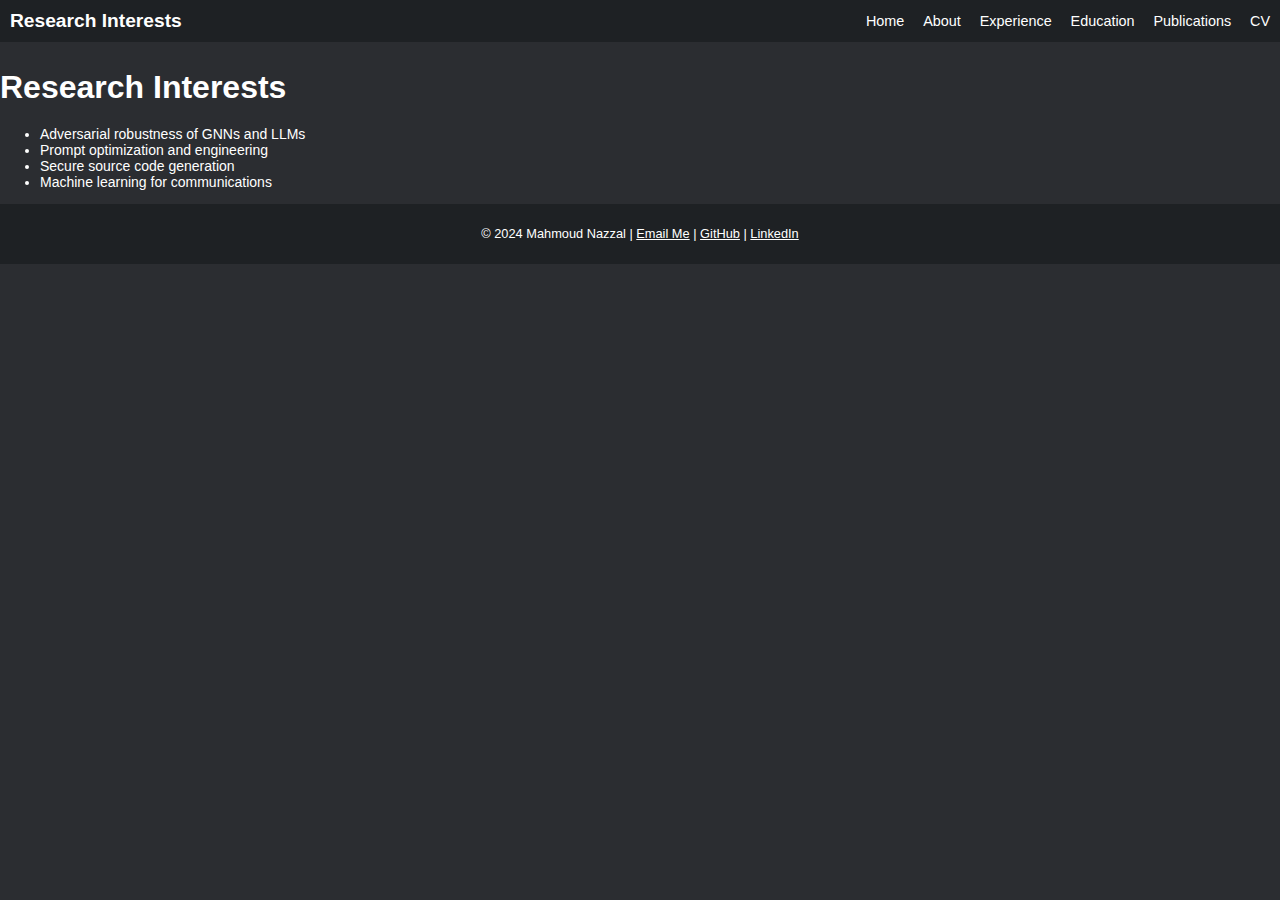
<file: research.html>
<!DOCTYPE html>
<html lang="en">
<head>
    <meta charset="UTF-8">
    <meta name="viewport" content="width=device-width, initial-scale=1.0">
    <title>Research - Mahmoud Nazzal</title>
    <link rel="stylesheet" href="styles.css">
</head>
<body>
    <header>
        <h1>Research Interests</h1>
        <nav>
            <a href="index.html">Home</a>
            <a href="about.html">About</a>
            <a href="experience.html">Experience</a>
            <a href="education.html">Education</a>
            <a href="publications.html">Publications</a>
            <a href="M_Nazzal_CV_Oct_2024_public.pdf" target="_blank">CV</a>
        </nav>
    </header>

    <div class="content">
        <section id="research">
            <h2>Research Interests</h2>
            <ul>
                <li>Adversarial robustness of GNNs and LLMs</li>
                <li>Prompt optimization and engineering</li>
                <li>Secure source code generation</li>
                <li>Machine learning for communications</li>
            </ul>
        </section>
    </div>

    <footer>
        <p>© 2024 Mahmoud Nazzal | <a href="mailto:nm69@njit.edu" style="color:white">Email Me</a> | <a href="https://github.com/mahmoudkanazzal" style="color:white">GitHub</a> | <a href="https://www.linkedin.com/in/mahmoud-nazzal" style="color:white">LinkedIn</a></p>
    </footer>
</body>
</html>
</file>
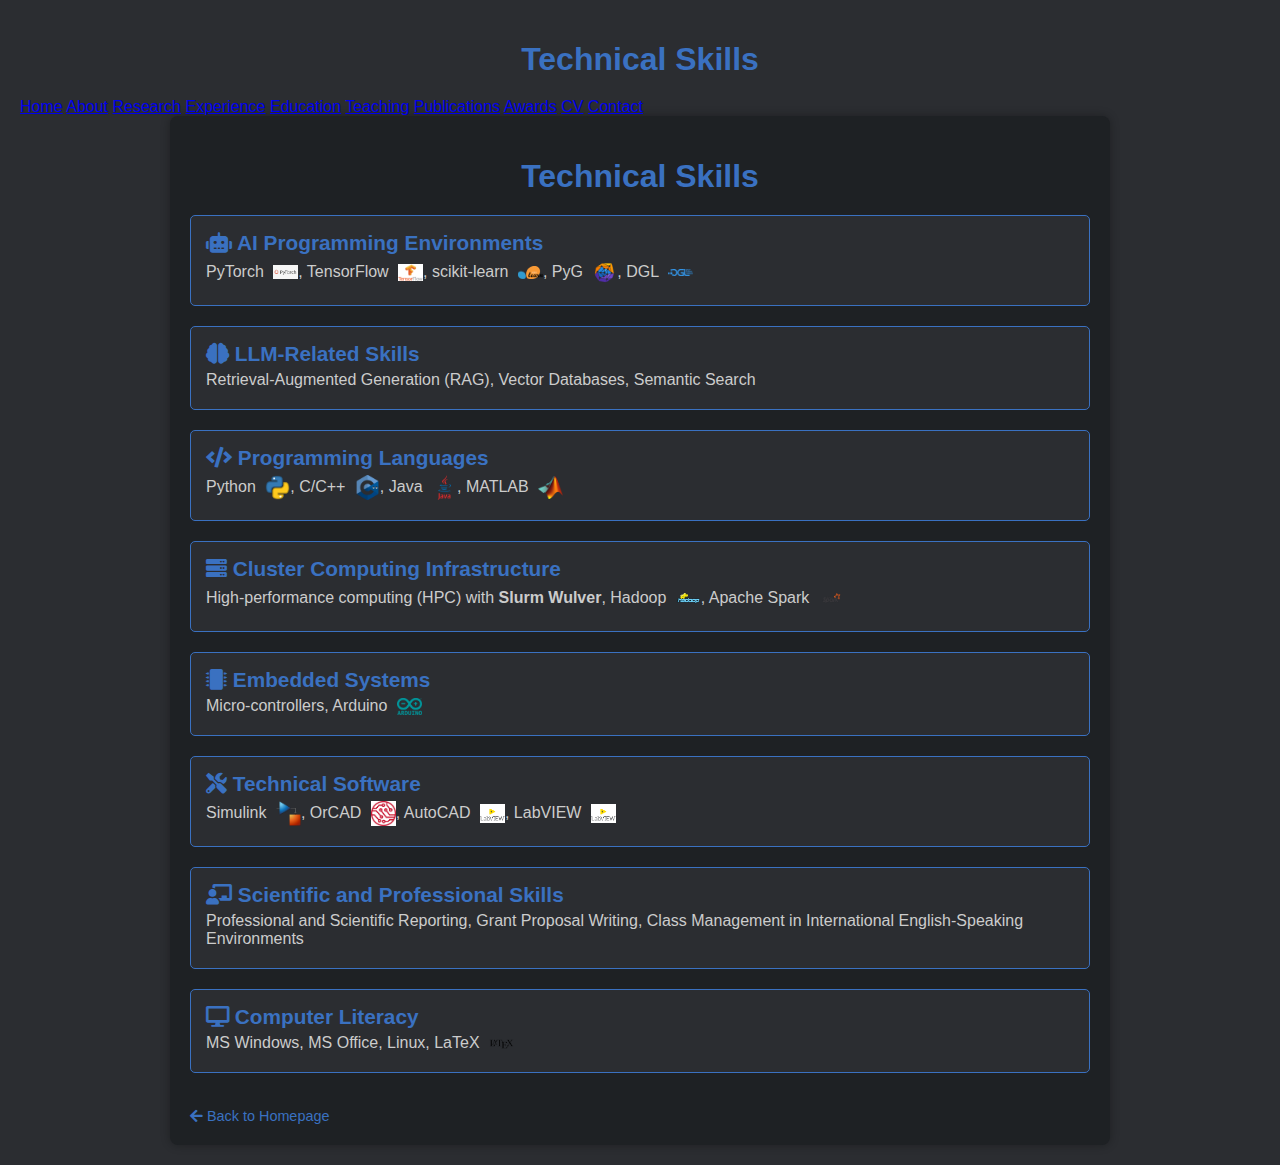
<file: technical_skills.html>
<!DOCTYPE html>
<html lang="en">
<head>
    <meta charset="UTF-8">
    <meta name="viewport" content="width=device-width, initial-scale=1.0">
    <meta name="description" content="Mahmoud Nazzal - Technical Skills">
    <title>Mahmoud Nazzal | Technical Skills</title>
    <link rel="stylesheet" href="https://cdnjs.cloudflare.com/ajax/libs/font-awesome/5.15.4/css/all.min.css">
    <style>
        body {
            font-family: Arial, sans-serif;
            background-color: #2b2d31;
            color: #ffffff;
            margin: 0;
            padding: 20px;
        }
        .container {
            max-width: 900px;
            margin: 0 auto;
            background: #1e2124;
            padding: 20px;
            border-radius: 8px;
            box-shadow: 0px 0px 10px rgba(0, 0, 0, 0.3);
        }
        h1 {
            font-size: 2rem;
            color: #3a71c1;
            text-align: center;
            margin-bottom: 20px;
        }
        .skills-list {
            margin: 20px 0;
        }
        .skills-item {
            margin-bottom: 20px;
            background: #2b2d31;
            padding: 15px;
            border-radius: 5px;
            border: 1px solid #3a71c1;
        }
        .skills-item h2 {
            font-size: 1.3rem;
            margin: 0;
            color: #3a71c1;
        }
        .skills-item img {
            width: 25px;
            height: auto;
            margin-left: 5px;
            vertical-align: middle;
        }
        .skills-item p {
            margin: 5px 0;
            color: #cccccc;
        }
        a.back-link {
            display: inline-block;
            margin-top: 15px;
            color: #3a71c1;
            text-decoration: none;
            font-size: 0.9rem;
        }
        a.back-link:hover {
            text-decoration: underline;
        }
    </style>
</head>
<body>
    <header>
        <h1>Technical Skills</h1>
        <nav>
            <a href="index.html">Home</a>
            <a href="about.html">About</a>
            <a href="research.html">Research</a>
            <a href="experience.html">Experience</a>
            <a href="education.html">Education</a>
            <a href="teaching.html">Teaching</a>
            <a href="publications.html">Publications</a>
            <a href="awards.html">Awards</a>
            <a href="M_Nazzal_CV_Oct_2024_public.pdf" target="_blank">CV</a>
            <a href="#contact">Contact</a>
        </nav>
    </header>

    <div class="container">
        <h1>Technical Skills</h1>
        <div class="skills-list">
            <div class="skills-item">
                <h2><i class="fas fa-robot"></i> AI Programming Environments</h2>
                <p>PyTorch <img src="figs/pytorch-icon.png" alt="PyTorch Icon">, TensorFlow <img src="figs/tensorflow-icon.png" alt="TensorFlow Icon">, scikit-learn <img src="figs/scikit-learn-icon.png" alt="Scikit-Learn Icon">, PyG <img src="figs/pyg-icon.png" alt="PyG Icon">, DGL <img src="figs/dgl-icon.png" alt="DGL Icon"></p>
            </div>
            <div class="skills-item">
                <h2><i class="fas fa-brain"></i> LLM-Related Skills</h2>
                <p>Retrieval-Augmented Generation (RAG), Vector Databases, Semantic Search</p>
            </div>
            <div class="skills-item">
                <h2><i class="fas fa-code"></i> Programming Languages</h2>
                <p>Python <img src="figs/python-icon.png" alt="Python Icon">, C/C++ <img src="figs/cpp-icon.png" alt="C++ Icon">, Java <img src="figs/java-icon.png" alt="Java Icon">, MATLAB <img src="figs/matlab-icon.png" alt="MATLAB Icon"></p>
            </div>
            <div class="skills-item">
                <h2><i class="fas fa-server"></i> Cluster Computing Infrastructure</h2>
                <p>High-performance computing (HPC) with <strong>Slurm Wulver</strong>, Hadoop <img src="figs/hadoop-icon.png" alt="Hadoop Icon">, Apache Spark <img src="figs/spark-icon.png" alt="Spark Icon"></p>
            </div>
            <div class="skills-item">
                <h2><i class="fas fa-microchip"></i> Embedded Systems</h2>
                <p>Micro-controllers, Arduino <img src="figs/arduino-icon.png" alt="Arduino Icon"></p>
            </div>
            <div class="skills-item">
                <h2><i class="fas fa-tools"></i> Technical Software</h2>
                <p>Simulink <img src="figs/simulink-icon.png" alt="Simulink Icon">, OrCAD <img src="figs/orcad-icon.png" alt="OrCAD Icon">, AutoCAD <img src="figs/autocad-icon.png" alt="AutoCAD Icon">, LabVIEW <img src="figs/labview-icon.png" alt="LabVIEW Icon"></p>
            </div>
            <div class="skills-item">
                <h2><i class="fas fa-chalkboard-teacher"></i> Scientific and Professional Skills</h2>
                <p>Professional and Scientific Reporting, Grant Proposal Writing, Class Management in International English-Speaking Environments</p>
            </div>
            <div class="skills-item">
                <h2><i class="fas fa-desktop"></i> Computer Literacy</h2>
                <p>MS Windows, MS Office, Linux, LaTeX <img src="figs/latex-icon.png" alt="LaTeX Icon"></p>
            </div>
        </div>
        <a href="index.html" class="back-link"><i class="fas fa-arrow-left"></i> Back to Homepage</a>
    </div>
</body>
</html>
</file>
<file: styles.css>
body {
    font-family: Arial, sans-serif;
    background-color: #2b2d31;
    color: #ffffff;
    margin: 0;
    padding: 0;
    font-size: 14px;
}

header {
    background: #1e2124;
    padding: 10px;
    display: flex;
    justify-content: space-between;
    align-items: center;
}

header h1 {
    margin: 0;
    font-size: 1.2rem;
}

nav a {
    color: #ffffff;
    margin-left: 15px;
    text-decoration: none;
    font-size: 0.9rem;
}

.container {
    max-width: 1100px;
    margin: 20px auto;
    padding: 20px;
    display: flex;
    gap: 40px;
}

.profile {
    flex: 1;
    text-align: center;
}

.profile img {
    width: 180px;
    height: 180px;
    border-radius: 50%;
    object-fit: cover;
    margin-bottom: 15px;
}

.profile h2 {
    margin: 10px 0;
    font-size: 1.5rem;
}

.profile p {
    margin: 5px 0;
    color: #cccccc;
    font-size: 0.9rem;
}

.content {
    flex: 2;
}

h2 {
    font-size: 2rem;
    margin-bottom: 20px;
}

.download-cv {
    display: inline-block;
    margin-top: 15px;
    padding: 8px 15px;
    background: #3a71c1;
    color: #ffffff;
    text-decoration: none;
    border-radius: 5px;
    font-size: 0.9rem;
}

.social-icons {
    margin-top: 15px;
}

.social-icons a {
    color: #3a71c1;
    margin-right: 10px;
    font-size: 1.3rem;
    text-decoration: none;
}

footer {
    background: #1e2124;
    color: #ffffff;
    text-align: center;
    padding: 10px;
    font-size: 0.8rem;
}
</file>
